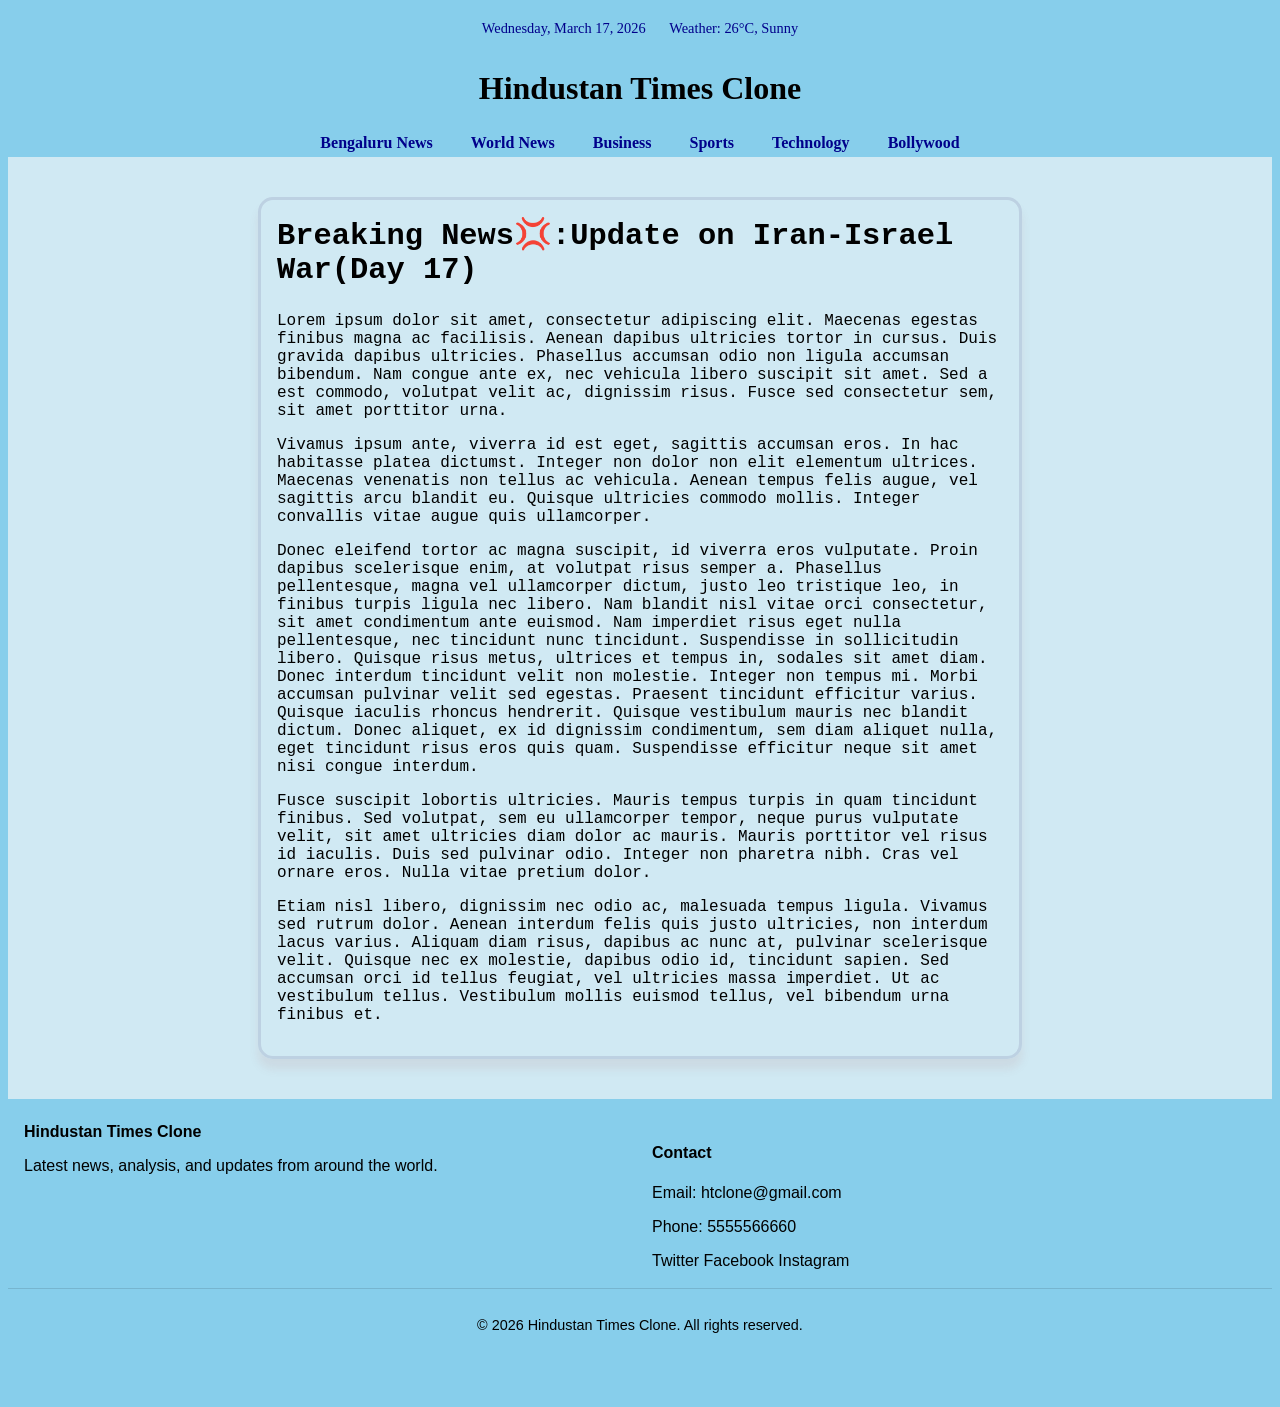
<file: Task-1/index.html>
<!DOCTYPE html>
<html lang="en">

<head>
    <meta charset="UTF-8">
    <meta name="viewport" content="width=device-width, initial-scale=1.0">
    <link rel="stylesheet" href="style.css">
    <title>Hindustan Times Clone</title>
</head>

<body>
    <header>
        <div class="top-bar container">
            <div class="date-time">Wednesday, March 17, 2026</div>
            <div class="weather">Weather: 26°C, Sunny</div>
        </div>

        <div class="container">
            <h1 class="mainheading">Hindustan Times Clone</h1>

            <nav class="main-nav">
                <ul>
                    <li><a href="#">Bengaluru News</a></li>
                    <li><a href="https://www.hindustantimes.com/world-news">World News</a></li>
                    <li><a href="https://www.hindustantimes.com/business">Business</a></li>
                    <li><a href="https://www.hindustantimes.com/cricket">Sports</a></li>
                    <li><a href="https://www.hindustantimes.com/technology">Technology</a></li>
                    <li><a href="https://www.hindustantimes.com/entertainment">Bollywood</a></li>
                </ul>
            </nav>
        </div>
    </header>

    <main>
        <div class="container">
            <article class="news-article">
                <div class="article-box">
                    <h1 class="blinking">Breaking News💢:Update on Iran-Israel War(Day 17)</h1>
                    <p>Lorem ipsum dolor sit amet, consectetur adipiscing elit. Maecenas egestas finibus magna ac
                        facilisis.
                        Aenean dapibus ultricies tortor in cursus. Duis gravida dapibus ultricies. Phasellus accumsan
                        odio
                        non ligula accumsan bibendum. Nam congue ante ex, nec vehicula libero suscipit sit amet. Sed a
                        est
                        commodo, volutpat velit ac, dignissim risus. Fusce sed consectetur sem, sit amet porttitor urna.
                    </p>
                    <p>
                        Vivamus ipsum ante, viverra id est eget, sagittis accumsan eros. In hac habitasse platea
                        dictumst.
                        Integer non dolor non elit elementum ultrices. Maecenas venenatis non tellus ac vehicula. Aenean
                        tempus felis augue, vel sagittis arcu blandit eu. Quisque ultricies commodo mollis. Integer
                        convallis vitae augue quis ullamcorper.
                    </p>
                    <p>
                        Donec eleifend tortor ac magna suscipit, id viverra eros vulputate. Proin dapibus scelerisque
                        enim,
                        at volutpat risus semper a. Phasellus pellentesque, magna vel ullamcorper dictum, justo leo
                        tristique leo, in finibus turpis ligula nec libero. Nam blandit nisl vitae orci consectetur, sit
                        amet condimentum ante euismod. Nam imperdiet risus eget nulla pellentesque, nec tincidunt nunc
                        tincidunt. Suspendisse in sollicitudin libero. Quisque risus metus, ultrices et tempus in,
                        sodales
                        sit amet diam. Donec interdum tincidunt velit non molestie. Integer non tempus mi. Morbi
                        accumsan
                        pulvinar velit sed egestas. Praesent tincidunt efficitur varius. Quisque iaculis rhoncus
                        hendrerit.
                        Quisque vestibulum mauris nec blandit dictum. Donec aliquet, ex id dignissim condimentum, sem
                        diam
                        aliquet nulla, eget tincidunt risus eros quis quam. Suspendisse efficitur neque sit amet nisi
                        congue
                        interdum.
                    </p>
                    <p>
                        Fusce suscipit lobortis ultricies. Mauris tempus turpis in quam tincidunt finibus. Sed volutpat,
                        sem
                        eu ullamcorper tempor, neque purus vulputate velit, sit amet ultricies diam dolor ac mauris.
                        Mauris
                        porttitor vel risus id iaculis. Duis sed pulvinar odio. Integer non pharetra nibh. Cras vel
                        ornare
                        eros. Nulla vitae pretium dolor.
                    </p>
                    <p>
                        Etiam nisl libero, dignissim nec odio ac, malesuada tempus ligula. Vivamus sed rutrum dolor.
                        Aenean
                        interdum felis quis justo ultricies, non interdum lacus varius. Aliquam diam risus, dapibus ac
                        nunc
                        at, pulvinar scelerisque velit. Quisque nec ex molestie, dapibus odio id, tincidunt sapien. Sed
                        accumsan orci id tellus feugiat, vel ultricies massa imperdiet. Ut ac vestibulum tellus.
                        Vestibulum
                        mollis euismod tellus, vel bibendum urna finibus et.</p>

                </div>
            </article>
        </div>
    </main>

    <!-- Footer -->
    <footer>
        <div class="footer-inner">
            <div class="footer-brand">
                <strong>Hindustan Times Clone</strong>
                <p>Latest news, analysis, and updates from around the world.</p>
            </div>

            <div class="footer-contact">
                <h4>Contact</h4>
                <p>Email: <a href="mailto:htclone@gmail.com">htclone@gmail.com</a></p>
                <p>Phone: <a href="tel:5555566660">5555566660</a></p>
                <div class="social-media-links">
                    <a href="https://x.com/htTweets">Twitter</a>
                    <a href="https://www.facebook.com/hindustantimes">Facebook</a>
                    <a href="https://www.instagram.com/hindustantimes/">Instagram</a>
                </div>
            </div>
        </div>

        <div class="footer-bottom">
            <p>&copy; 2026 Hindustan Times Clone. All rights reserved.</p>
        </div>
    </footer>

</body>

</html>
</file>
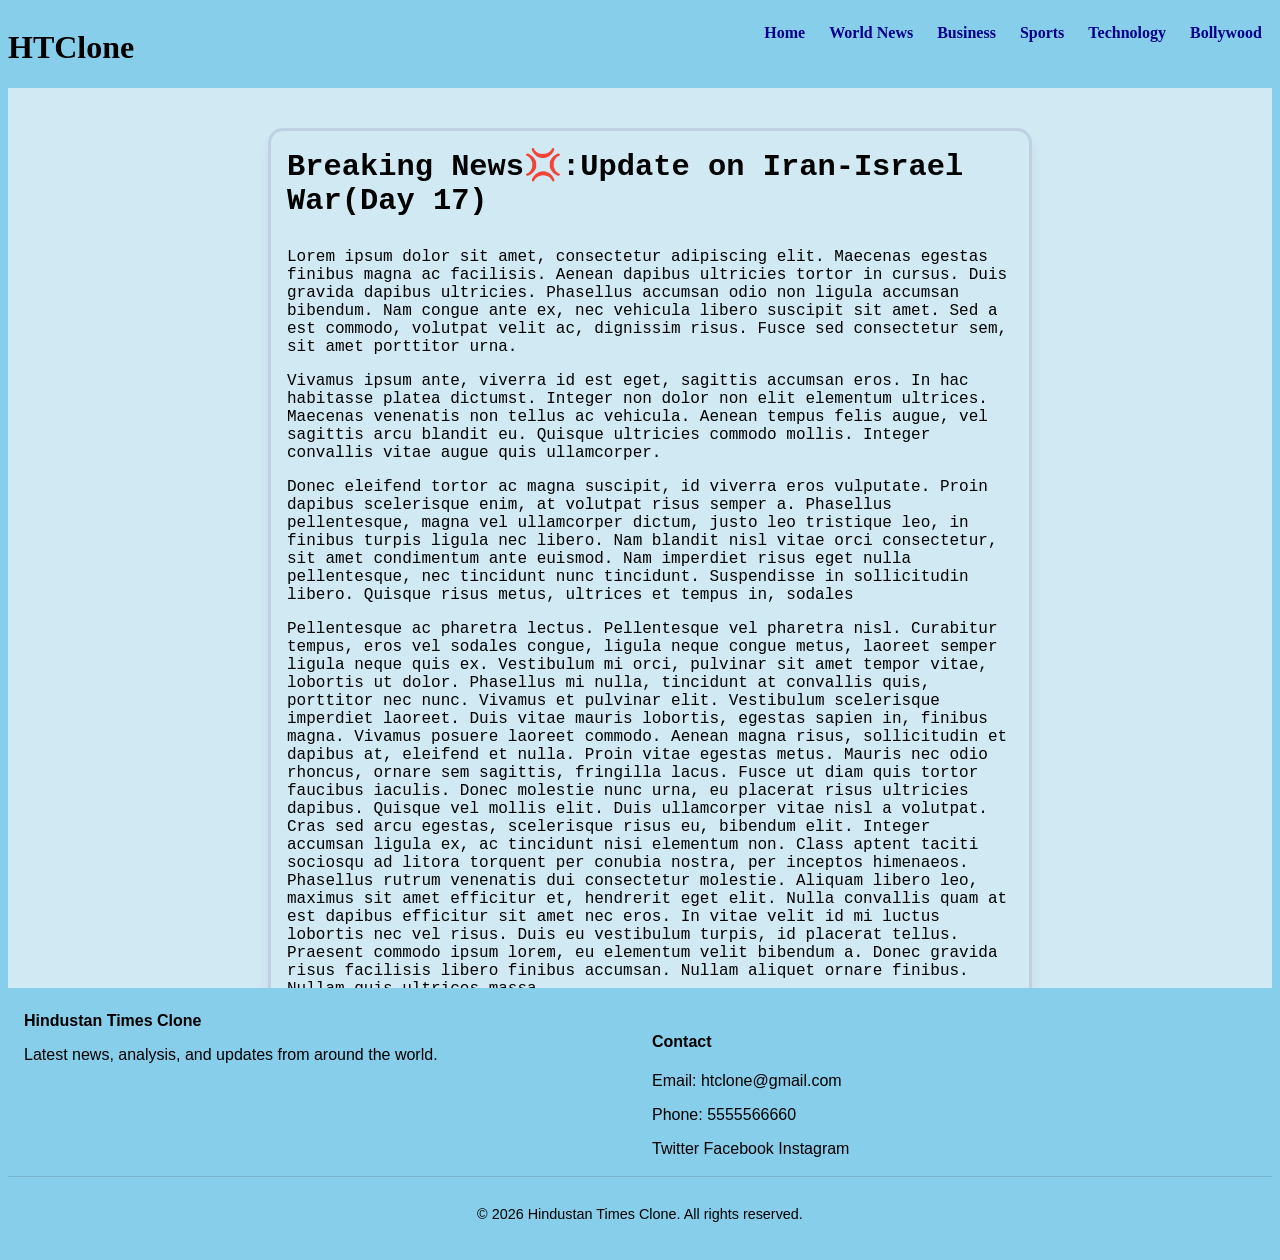
<file: Task-10/index.html>
<!DOCTYPE html>
<html lang="en">

<head>
    <meta charset="UTF-8">
    <meta name="viewport" content="width=device-width, initial-scale=1.0">
    <link rel="stylesheet" href="style.css">
    <title>Hindustan Times Clone</title>
</head>

<body>
    <header>
        <h1 class="mainheading">HTClone</h1>
        <nav class="main-nav">
            <ul>
                <li><a href="#">Home</a></li>
                <li><a href="#world">World News</a></li>
                <li><a href="#Business">Business</a></li>
                <li><a href="#Sports">Sports</a></li>
                <li><a href="#Technology">Technology</a></li>
                <li><a href="#Bollywood">Bollywood</a></li>
            </ul>
        </nav>
    </header>

    <main>
        <section id="home" class="page default-page">
            <!-- <div class="container"> -->
            <article class="news-article">
                <div class="article-box">
                    <h1 class="blinking">Breaking News💢:Update on Iran-Israel War(Day 17)</h1>
                    <p>Lorem ipsum dolor sit amet, consectetur adipiscing elit. Maecenas egestas finibus magna ac
                        facilisis.
                        Aenean dapibus ultricies tortor in cursus. Duis gravida dapibus ultricies. Phasellus
                        accumsan
                        odio
                        non ligula accumsan bibendum. Nam congue ante ex, nec vehicula libero suscipit sit amet. Sed
                        a
                        est
                        commodo, volutpat velit ac, dignissim risus. Fusce sed consectetur sem, sit amet porttitor
                        urna.
                    </p>
                    <p>
                        Vivamus ipsum ante, viverra id est eget, sagittis accumsan eros. In hac habitasse platea
                        dictumst.
                        Integer non dolor non elit elementum ultrices. Maecenas venenatis non tellus ac vehicula.
                        Aenean
                        tempus felis augue, vel sagittis arcu blandit eu. Quisque ultricies commodo mollis. Integer
                        convallis vitae augue quis ullamcorper.
                    </p>
                    <p>
                        Donec eleifend tortor ac magna suscipit, id viverra eros vulputate. Proin dapibus
                        scelerisque
                        enim,
                        at volutpat risus semper a. Phasellus pellentesque, magna vel ullamcorper dictum, justo leo
                        tristique leo, in finibus turpis ligula nec libero. Nam blandit nisl vitae orci consectetur,
                        sit
                        amet condimentum ante euismod. Nam imperdiet risus eget nulla pellentesque, nec tincidunt
                        nunc
                        tincidunt. Suspendisse in sollicitudin libero. Quisque risus metus, ultrices et tempus in,
                        sodales

                    </p>
                    <p>Pellentesque ac pharetra lectus. Pellentesque vel pharetra nisl. Curabitur tempus, eros vel
                        sodales congue, ligula neque congue metus, laoreet semper ligula neque quis ex. Vestibulum mi
                        orci, pulvinar sit amet tempor vitae, lobortis ut dolor. Phasellus mi nulla, tincidunt at
                        convallis quis, porttitor nec nunc. Vivamus et pulvinar elit. Vestibulum scelerisque imperdiet
                        laoreet. Duis vitae mauris lobortis, egestas sapien in, finibus magna. Vivamus posuere laoreet
                        commodo. Aenean magna risus, sollicitudin et dapibus at, eleifend et nulla. Proin vitae egestas
                        metus. Mauris nec odio rhoncus, ornare sem sagittis, fringilla lacus.

                        Fusce ut diam quis tortor faucibus iaculis. Donec molestie nunc urna, eu placerat risus
                        ultricies dapibus. Quisque vel mollis elit. Duis ullamcorper vitae nisl a volutpat. Cras sed
                        arcu egestas, scelerisque risus eu, bibendum elit. Integer accumsan ligula ex, ac tincidunt nisi
                        elementum non. Class aptent taciti sociosqu ad litora torquent per conubia nostra, per inceptos
                        himenaeos. Phasellus rutrum venenatis dui consectetur molestie. Aliquam libero leo, maximus sit
                        amet efficitur et, hendrerit eget elit. Nulla convallis quam at est dapibus efficitur sit amet
                        nec eros. In vitae velit id mi luctus lobortis nec vel risus. Duis eu vestibulum turpis, id
                        placerat tellus. Praesent commodo ipsum lorem, eu elementum velit bibendum a. Donec gravida
                        risus facilisis libero finibus accumsan. Nullam aliquet ornare finibus. Nullam quis ultrices
                        massa.</p>


                </div>
            </article>
            <!-- </div> -->
        </section>

        <section id="world" class="page">
            <div class="container">
                <article class="news-article">
                    <div class="article-box">
                        <h1>World News</h1>
                        <p>
                            Vivamus ipsum ante, viverra id est eget, sagittis accumsan eros. In hac habitasse platea
                            dictumst.
                            Integer non dolor non elit elementum ultrices. Maecenas venenatis non tellus ac vehicula.
                            Aenean
                            tempus felis augue, vel sagittis arcu blandit eu. Quisque ultricies commodo mollis. Integer
                            convallis vitae augue quis ullamcorper.
                        </p>
                        <p>Aliquam porttitor urna id nunc auctor malesuada. Suspendisse potenti. In id mi volutpat,
                            tincidunt libero nec, ultrices metus. Vivamus bibendum purus volutpat, condimentum nulla ut,
                            rutrum lacus. Mauris aliquam tincidunt nunc et sollicitudin. Pellentesque sit amet pharetra
                            eros, eu finibus velit. Vestibulum imperdiet, velit sit amet blandit imperdiet, ante risus
                            mattis erat, mattis feugiat ante felis quis felis. Nam pharetra ipsum pulvinar augue
                            malesuada convallis. Maecenas purus mi, porta vitae nunc eget, aliquam pellentesque elit. In
                            cursus quis dolor id dictum. Vestibulum varius, risus ut molestie ullamcorper, sapien ipsum
                            dictum mauris, vel convallis lectus nisl faucibus leo. Sed facilisis condimentum
                            consectetur. Nulla vel justo vitae libero malesuada luctus non hendrerit dolor.
                        <p>
                            Cras ornare ac velit sit amet bibendum. Suspendisse blandit eget metus non pharetra. Donec
                            non felis non elit pulvinar iaculis. Aliquam vitae rutrum ex. Donec ac viverra metus. Sed
                            pulvinar nisl et tellus scelerisque pretium. Morbi commodo condimentum semper.
                        </p>
                        <p>
                            Phasellus aliquam, tortor sit amet venenatis mattis, nibh urna rutrum est, id hendrerit urna
                            dolor nec dui. Etiam ut diam vel nulla vestibulum eleifend ac quis arcu. Fusce dictum luctus
                            lacus. Etiam quis dui in est ullamcorper accumsan. Suspendisse et aliquet lectus. Donec
                            lectus tellus, posuere vitae neque id, convallis pulvinar neque. Curabitur ut cursus tellus.
                        </p>
                        Duis a magna maximus, porta massa ac, ultricies sapien. Quisque feugiat congue pharetra. Sed
                        finibus vestibulum nisi vitae varius. Aenean eros diam, vulputate at scelerisque tincidunt,
                        imperdiet quis nisl. Aenean blandit dapibus metus, sit amet maximus nisl scelerisque euismod.
                        Donec et ipsum pellentesque, semper dui eget, vulputate mauris. Etiam condimentum placerat
                        lectus, et finibus sem vehicula eget. Fusce gravida justo tortor, vel blandit massa venenatis
                        nec. In sed ultrices orci, vitae imperdiet enim. Lorem ipsum dolor sit amet, consectetur
                        adipiscing elit. Vestibulum interdum, arcu vitae feugiat tincidunt, quam neque vestibulum nunc,
                        sed volutpat quam purus et ante. Donec id tincidunt augue.</p>
                    </div>
                </article>
            </div>
        </section>
        <section id="Business" class="page">
            <div class="container">
                <article class="news-article">
                    <div class="article-box">
                        <h1>Business</h1>
                        <p>
                            Donec eleifend tortor ac magna suscipit, id viverra eros vulputate. Proin dapibus
                            scelerisque
                            enim,
                            at volutpat risus semper a. Phasellus pellentesque, magna vel ullamcorper dictum, justo leo
                            tristique leo, in finibus turpis ligula nec libero. Nam blandit nisl vitae orci consectetur,
                            sit
                            amet condimentum ante euismod. Nam imperdiet risus eget nulla pellentesque, nec tincidunt
                            nunc
                            tincidunt. Suspendisse in sollicitudin libero. Quisque risus metus, ultrices et tempus in,
                            sodales
                            sit amet diam. Donec interdum tincidunt velit non molestie. Integer non tempus mi. Morbi
                            accumsan
                            pulvinar velit sed egestas. Praesent tincidunt efficitur varius. Quisque iaculis rhoncus
                            hendrerit.
                            Quisque vestibulum mauris nec blandit dictum. Donec aliquet, ex id dignissim condimentum,
                            sem
                            diam
                            aliquet nulla, eget tincidunt risus eros quis quam. Suspendisse efficitur neque sit amet
                            nisi
                            congue
                            interdum.
                        </p>
                        <p>Ut rutrum metus ac diam rhoncus, ac venenatis mauris posuere. Fusce id tellus sapien. Quisque
                            sagittis orci in placerat aliquam. Pellentesque posuere velit quam, et hendrerit leo
                            bibendum vel. Mauris imperdiet felis enim. Curabitur nec lorem condimentum, porttitor nisl
                            nec, lobortis risus. Donec egestas volutpat semper. Duis euismod in risus sit amet
                            hendrerit. Nullam gravida dolor nec pellentesque sollicitudin. Morbi tincidunt, dolor sed
                            sagittis suscipit, purus quam hendrerit risus, ut ullamcorper nisi sapien at sapien. Quisque
                            nulla arcu, mattis eu convallis pellentesque, suscipit vitae elit.</p>
                    </div>
                </article>
            </div>

        </section>

        <section id="Sports" class="page">
            <div class="container">
                <article class="news-article">
                    <div class="article-box">
                        <h1>Sports</h1>
                        <p>
                            Etiam nisl libero, dignissim nec odio ac, malesuada tempus ligula. Vivamus sed rutrum dolor.
                            Aenean
                            interdum felis quis justo ultricies, non interdum lacus varius. Aliquam diam risus, dapibus
                            ac
                            nunc
                            at, pulvinar scelerisque velit. Quisque nec ex molestie, dapibus odio id, tincidunt sapien.
                            Sed
                            accumsan orci id tellus feugiat, vel ultricies massa imperdiet. Ut ac vestibulum tellus.
                            Vestibulum
                            mollis euismod tellus, vel bibendum urna finibus et.</p>
                        <p>Donec vehicula urna libero, quis ullamcorper urna rhoncus non. Cras ullamcorper maximus diam
                            vitae commodo. Sed nec vestibulum purus. Morbi finibus vehicula hendrerit. Sed posuere nulla
                            ut euismod hendrerit. Sed nunc urna, laoreet sit amet enim vitae, aliquet tempus magna. Ut
                            eget faucibus erat, ac facilisis dui. Nunc porttitor enim elit, a commodo ligula euismod
                            eget. Nullam ultricies lacus at euismod sagittis. Fusce at magna vitae urna ornare congue
                            gravida at neque. Sed ut sapien auctor ipsum vehicula ultricies. Aliquam erat volutpat. Ut
                            nisi metus, mollis quis efficitur pulvinar, fringilla at mauris.

                            Nullam dapibus magna in turpis scelerisque ultrices. Nunc molestie sollicitudin sem, eu
                            auctor arcu blandit ut. Cras nisi mi, tempor et arcu in, vulputate congue tellus. Vivamus
                            fermentum sem in elit interdum, non lobortis ante ornare. Aliquam ultrices orci ut mauris
                            blandit tincidunt. Suspendisse ut nunc ut risus rutrum maximus. Cras sed sagittis nisi.
                            Nulla facilisi.</p>
                    </div>
                </article>
            </div>
        </section>
        <section id="Technology" class="page">
            <div class="container">
                <article class="news-article">
                    <div class="article-box">
                        <h1>Technology</h1>
                        <p>
                            Fusce suscipit lobortis ultricies. Mauris tempus turpis in quam tincidunt finibus. Sed
                            volutpat,
                            sem
                            eu ullamcorper tempor, neque purus vulputate velit, sit amet ultricies diam dolor ac mauris.
                            Mauris
                            porttitor vel risus id iaculis. Duis sed pulvinar odio. Integer non pharetra nibh. Cras vel
                            ornare
                            eros. Nulla vitae pretium dolor.
                        </p>
                        <p>Aliquam a iaculis arcu. Donec condimentum magna et dui posuere, at sodales urna malesuada.
                            Cras dolor orci, commodo laoreet risus eu, vehicula bibendum nunc. Morbi quis orci dapibus,
                            tincidunt leo vitae, aliquet tortor. Interdum et malesuada fames ac ante ipsum primis in
                            faucibus. In molestie molestie velit id aliquam. Sed iaculis, sapien vitae pellentesque
                            pharetra, urna augue auctor ex, a dapibus nunc sapien ac libero. Integer mattis ante non
                            nulla condimentum suscipit. Etiam at diam magna.</p>
                        <p>
                            Mauris congue venenatis ipsum eu blandit. Donec suscipit libero vel mauris feugiat, ut
                            ornare velit accumsan. Sed eget mauris risus. Sed sapien dolor, facilisis vel massa id,
                            eleifend volutpat mauris. Integer sed ultricies erat. Duis congue egestas nisl, a viverra
                            metus feugiat ullamcorper. Donec urna arcu, blandit eu elementum et, consequat vel libero.
                            Suspendisse in suscipit enim, quis mollis lacus. Aliquam tempus feugiat gravida. Sed pretium
                            erat id ante bibendum lacinia. Lorem ipsum dolor sit amet, consectetur adipiscing elit.
                            Nullam efficitur dui orci, sed blandit sapien dapibus id. Vivamus tristique nec ex quis
                            maximus.
                        </p>
                        <p>
                            Vivamus aliquam ullamcorper elit. Cras luctus vestibulum pharetra. Cras non dolor dapibus,
                            tincidunt nibh in, porta ex. In at ornare elit. Curabitur ornare diam nec lacus aliquam
                            hendrerit. Quisque elit ligula, venenatis vel egestas ac, sollicitudin ut odio. Curabitur id
                            elit quis metus varius semper in in purus.</p>
                    </div>
                </article>
            </div>

        </section>
        <section id="Bollywood" class="page">
            <div class="container">
                <article class="news-article">
                    <div class="article-box">
                        <h1>Bollywood</h1>
                        <p>
                            Donec eleifend tortor ac magna suscipit, id viverra eros vulputate. Proin dapibus
                            scelerisque
                            enim,
                            at volutpat risus semper a. Phasellus pellentesque, magna vel ullamcorper dictum, justo leo
                            tristique leo, in finibus turpis ligula nec libero. Nam blandit nisl vitae orci consectetur,
                            sit
                            amet condimentum ante euismod. Nam imperdiet risus eget nulla pellentesque, nec tincidunt
                            nunc
                            tincidunt. Suspendisse in sollicitudin libero. Quisque risus metus, ultrices et tempus in,
                            sodales
                            sit amet diam. Donec interdum tincidunt velit non molestie. Integer non tempus mi. Morbi
                            accumsan
                            pulvinar velit sed egestas. Praesent tincidunt efficitur varius. Quisque iaculis rhoncus
                            hendrerit.
                            Quisque vestibulum mauris nec blandit dictum. Donec aliquet, ex id dignissim condimentum,
                            sem
                            diam
                            aliquet nulla, eget tincidunt risus eros quis quam. Suspendisse efficitur neque sit amet
                            nisi
                            congue
                            interdum.
                        </p>
                    </div>
                </article>
            </div>
        </section>
    </main>

    <!-- Footer -->
    <footer>
        <div class="footer-inner">
            <div class="footer-brand">
                <strong>Hindustan Times Clone</strong>
                <p>Latest news, analysis, and updates from around the world.</p>
            </div>

            <div class="footer-contact">
                <h4>Contact</h4>
                <p>Email: <a href="mailto:htclone@gmail.com">htclone@gmail.com</a></p>
                <p>Phone: <a href="tel:5555566660">5555566660</a></p>
                <div class="social-media-links">
                    <a href="https://x.com/htTweets">Twitter</a>
                    <a href="https://www.facebook.com/hindustantimes">Facebook</a>
                    <a href="https://www.instagram.com/hindustantimes/">Instagram</a>
                </div>
            </div>
        </div>

        <div class="footer-bottom">
            <p>&copy; 2026 Hindustan Times Clone. All rights reserved.</p>
        </div>
    </footer>

</body>

</html>
</file>
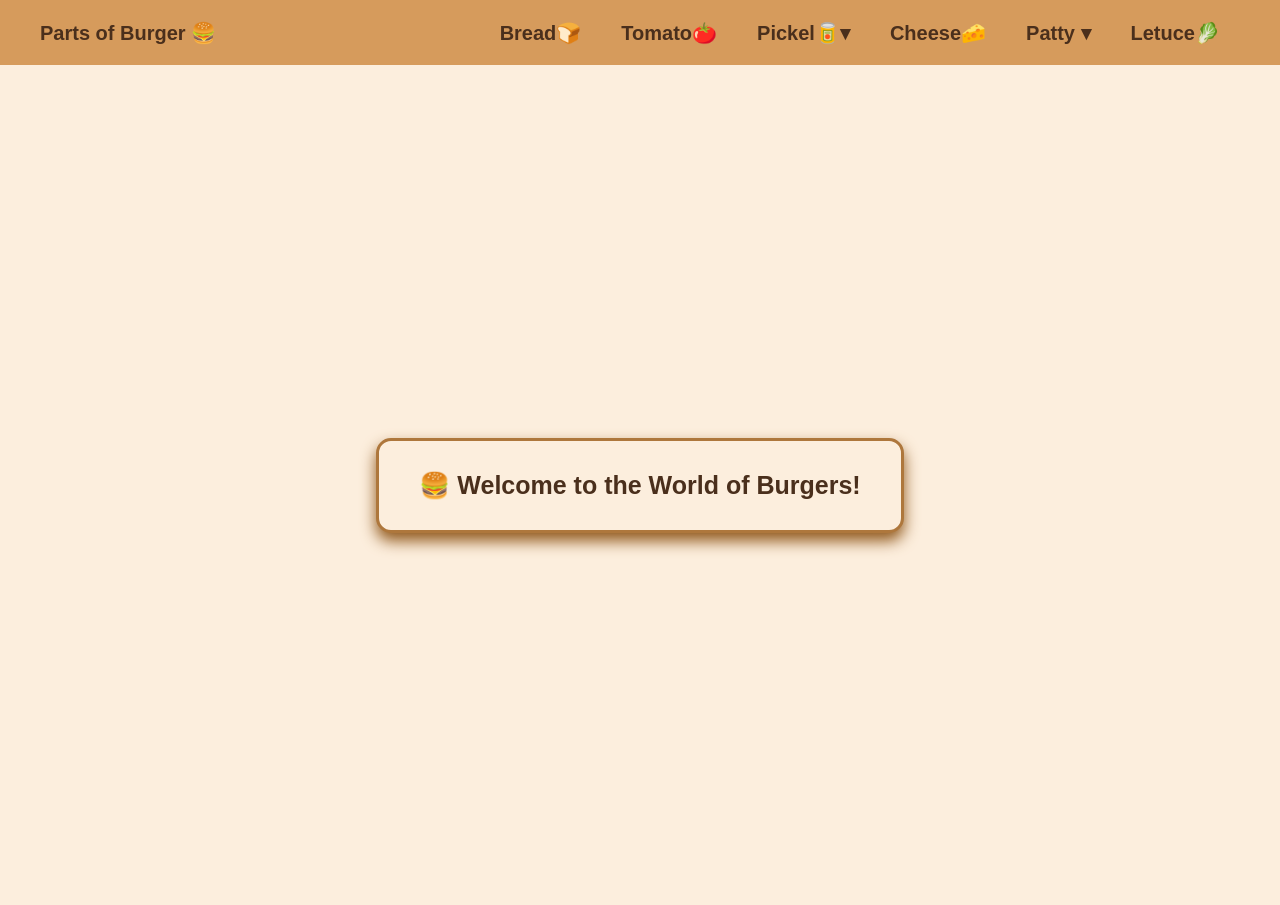
<file: Task-4/index.html>
<!DOCTYPE html>
<html lang="en">

<head>
    <meta charset="UTF-8">
    <meta name="viewport" content="width=device-width, initial-scale=1.0">
    <title>Burgers</title>
    <link rel="stylesheet" href="style.css">
</head>

<body>

    <nav class="navbar">
        <div class="logo">Parts of Burger &#127828; </div>

        <input type="checkbox" id="menu-toggle">
        <label for="menu-toggle" class="hamburger">&#9776;</label>

        <ul class="nav-links">
            <li><span>Bread&#127838;</span></li>
            <li><span>Tomato&#127813;</span></li>
            <li class="dropdown">
                <span class="drop-trigger">Pickel🥫&#9662;</span>
                <ul class="submenu">
                    <li><span>Onion&#129477;</span></li>
                    <li><span>Cucumber&#129362;</span></li>
                    <li><span>Olives🫒</span></li>
                </ul>
            </li>
            <li><span>Cheese&#129472;</span></li>
            <li class="dropdown">
                <span class="drop-trigger">Patty &#9662;</span>
                <ul class="submenu">
                    <li><span>Potato Patty&#129364;</span></li>
                    <li><span>Beef Patty&#x1F969;</span></li>
                    <li><span>Veg Patty&#129367;</span></li>
                </ul>
            </li>
            <li><span>Letuce&#129388;</span></li>

        </ul>
    </nav>

    <div class="welcome-container">
        <p>🍔 Welcome to the World of Burgers!</p>
    </div>

</body>

</html>
</file>
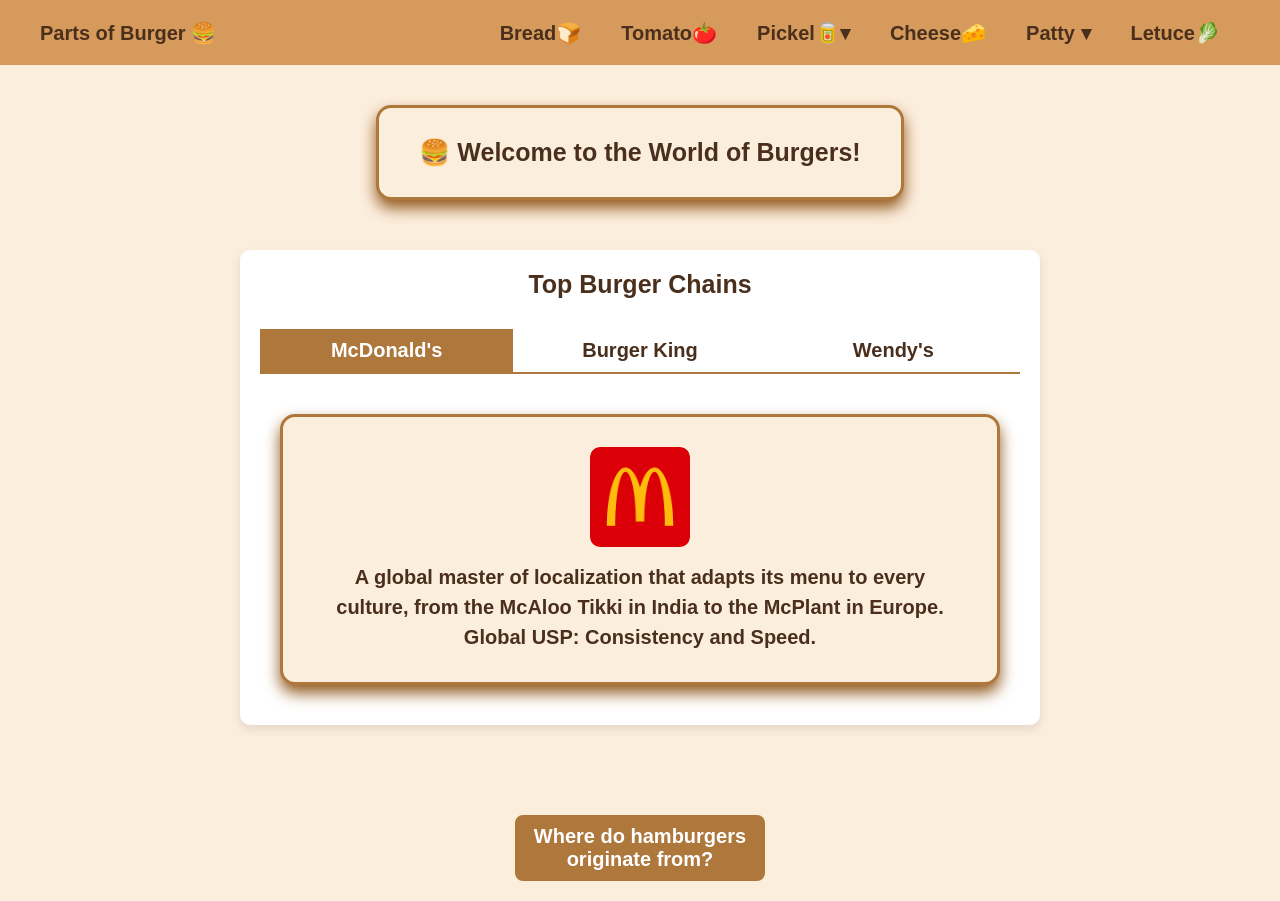
<file: Task-5-6/index.html>
<!DOCTYPE html>
<html lang="en">

<head>
    <meta charset="UTF-8">
    <meta name="viewport" content="width=device-width, initial-scale=1.0">
    <title>Burgers</title>
    <link rel="stylesheet" href="style.css">
</head>

<body>

    <nav class="navbar">
        <div class="logo">Parts of Burger &#127828; </div>

        <input type="checkbox" id="menu-toggle">
        <label for="menu-toggle" class="hamburger">&#9776;</label>

        <ul class="nav-links">
            <li><span>Bread&#127838;</span></li>
            <li><span>Tomato&#127813;</span></li>
            <li class="dropdown">
                <span class="drop-trigger">Pickel🥫&#9662;</span>
                <ul class="submenu">
                    <li><span>Onion&#129477;</span></li>
                    <li><span>Cucumber&#129362;</span></li>
                    <li><span>Olives🫒</span></li>
                </ul>
            </li>
            <li><span>Cheese&#129472;</span></li>
            <li class="dropdown">
                <span class="drop-trigger">Patty &#9662;</span>
                <ul class="submenu">
                    <li><span>Potato Patty&#129364;</span></li>
                    <li><span>Beef Patty&#x1F969;</span></li>
                    <li><span>Veg Patty&#129367;</span></li>
                </ul>
            </li>
            <li><span>Letuce&#129388;</span></li>

        </ul>
    </nav>

    <div class="welcome-container">
        <p id="heading">🍔 Welcome to the World of Burgers!</p>
        <div class="tabs-container">

            <h2>Top Burger Chains</h2>

            <input type="radio" name="burger-tabs" id="tab1" checked>
            <input type="radio" name="burger-tabs" id="tab2">
            <input type="radio" name="burger-tabs" id="tab3">

            <div class="tab-labels">
                <label for="tab1">McDonald's</label>
                <label for="tab2">Burger King</label>
                <label for="tab3">Wendy's</label>
            </div>

            <div class="tab-content-wrapper">
                <div id="content1" class="tab-pane">
                    <p><img src="./img/McD.png" alt="McDonald's Logo">
                        A global master of localization that adapts its menu to every culture, from the McAloo Tikki in
                        India to the McPlant in Europe.<br>
                        <bold>Global USP: Consistency and Speed.</bold>
                    </p>
                </div>
                <div id="content2" class="tab-pane">

                    <p>
                        <img src="./img/BKing.png" alt="Burger King Logo">
                        Known for offering more substantial, adult-sized burgers and leading the charge in plant-based
                        meat with the Impossible Whopper. <br>
                        <bold>Global USP: Flame-Grilled Flavor.</bold>
                    </p>
                </div>
                <div id="content3" class="tab-pane">

                    <p>
                        <img src="./img/Wendys.png" alt="Wendy's Logo">
                        A premium fast-food player that avoids mass-produced vibes by focusing on higher-quality
                        ingredients, like their famous square patties and fresh-baked buns. <br>
                        <bold>Global USP: Fresh, Never
                            Frozen Square Patties.</bold>
                    </p>
                </div>
            </div>
        </div>
    </div>



    <label for="modal-toggle" class="open-modal-btn">Where do hamburgers originate from?</label>
    <input type="checkbox" id="modal-toggle" class="modal-checkbox">

    <div class="modal-overlay">
        <div class="modal-content">
            <label for="modal-toggle" class="close-modal-btn">&times;</label>

            <p>It seems that the US 🗽 have called dibs on this title but historians believe that actually burgers first
                came about in ancient Rome.🏛️</p>
        </div>
    </div>

</body>

</html>
</file>
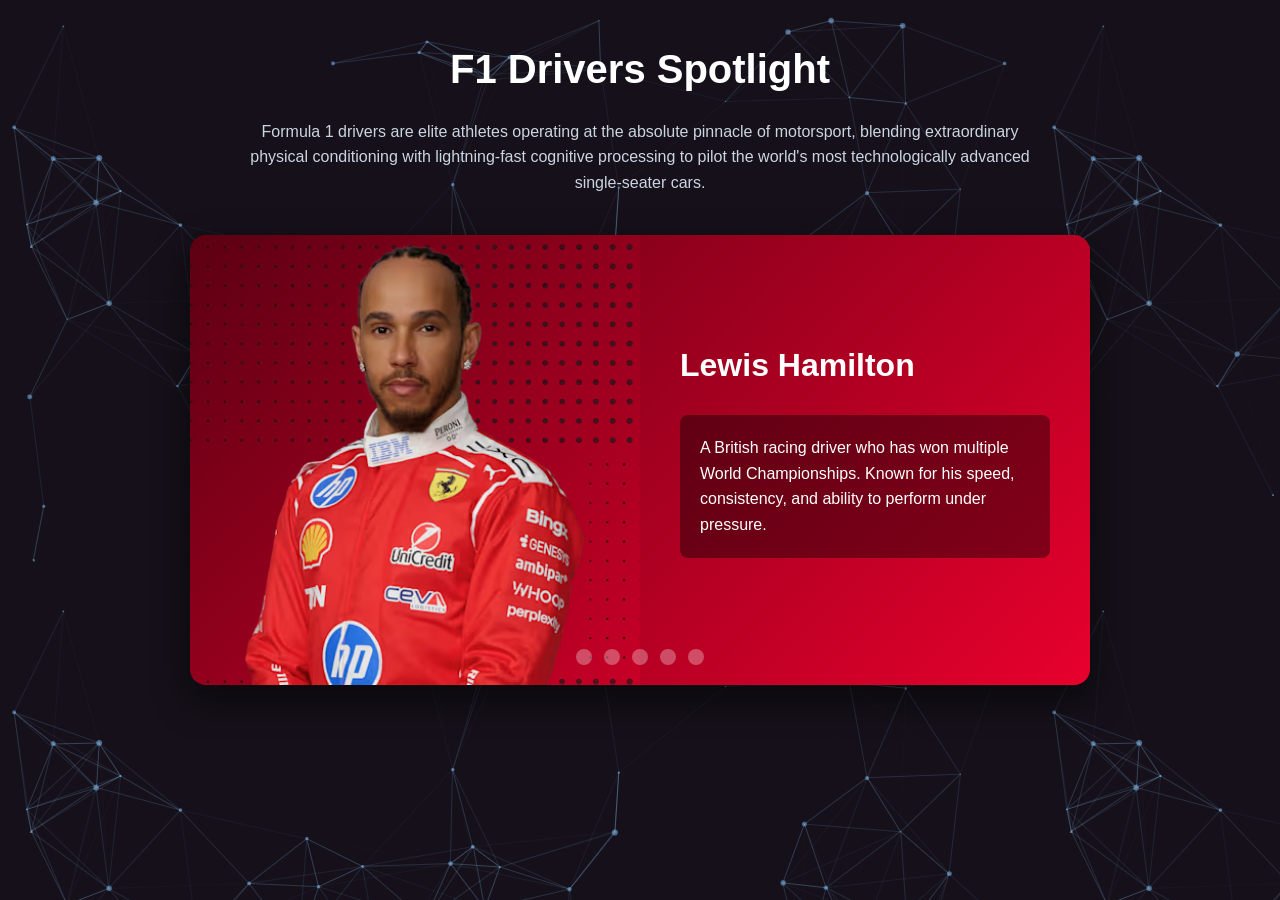
<file: Task-7/index.html>
<!DOCTYPE html>
<html lang="en">

<head>
    <meta charset="UTF-8">
    <meta name="viewport" content="width=device-width, initial-scale=1.0">
    <link href="style.css" rel="stylesheet" />
    <title>F1 Drivers Carousel</title>
</head>

<body>
    <h1>F1 Drivers Spotlight</h1>
    <p class="intro-text">
        Formula 1 drivers are elite athletes operating at the absolute pinnacle of motorsport, blending extraordinary
        physical conditioning with lightning-fast cognitive processing to pilot the world's most technologically
        advanced single-seater cars.
    </p>

    <div class="carousel-container">

        <input type="radio" name="slider" id="slide1">
        <input type="radio" name="slider" id="slide2">
        <input type="radio" name="slider" id="slide3">
        <input type="radio" name="slider" id="slide4">
        <input type="radio" name="slider" id="slide5">

        <div class="carousel-wrapper">
            <div class="carousel-inner">

                <div class="slide">
                    <div class="card component-Ferrari">
                        <img src="./img/2026ferrarilewham01right.avif" alt="Lewis Hamilton" />
                        <div class="card-content">
                            <h2>Lewis Hamilton</h2>
                            <p>A British racing driver who has won multiple World Championships. Known for his speed,
                                consistency, and ability to perform under pressure.</p>
                        </div>
                    </div>
                </div>

                <div class="slide">
                    <div class="card component-Mercedes">
                        <img src="./img/2026mercedesgeorus01right.avif" alt="George Russell" />
                        <div class="card-content">
                            <h2>George Russell</h2>
                            <p>George Russell is a British racing driver who has shown great potential in his F1 career.
                                He is known for
                                his speed and ability to adapt to different racing conditions.</p>
                        </div>
                    </div>
                </div>

                <div class="slide">
                    <div class="card component-McLaren">
                        <img src="./img/2026mclarenlannor01right.avif" alt="Lando Norris" />
                        <div class="card-content">
                            <h2>Lando Norris</h2>
                            <p>A British racing driver known for his speed, racecraft, and engaging personality both on
                                and off the track.</p>
                        </div>
                    </div>
                </div>

                <div class="slide">
                    <div class="card component-RedBull">
                        <img src="./img/2026redbullracingmaxver01right.avif" alt="Max Verstappen" />
                        <div class="card-content">
                            <h2>Max Verstappen</h2>
                            <p>A Dutch racing driver known for his aggressive driving style and sheer dominance,
                                securing multiple consecutive world titles.</p>
                        </div>
                    </div>
                </div>

                <div class="slide">
                    <div class="card component-Williams">
                        <img src="./img/2026williamscarsai01right.avif" alt="Carlos Sainz" />
                        <div class="card-content">
                            <h2>Carlos Sainz</h2>
                            <p>A Spanish racing driver who has made a name for himself in the F1 world, known for his
                                consistency and ability to extract maximum performance.</p>
                        </div>
                    </div>
                </div>

            </div>
        </div>

        <div class="carousel-controls">
            <label for="slide1" class="dot"></label>
            <label for="slide2" class="dot"></label>
            <label for="slide3" class="dot"></label>
            <label for="slide4" class="dot"></label>
            <label for="slide5" class="dot"></label>
        </div>
    </div>
</body>

</html>
</file>
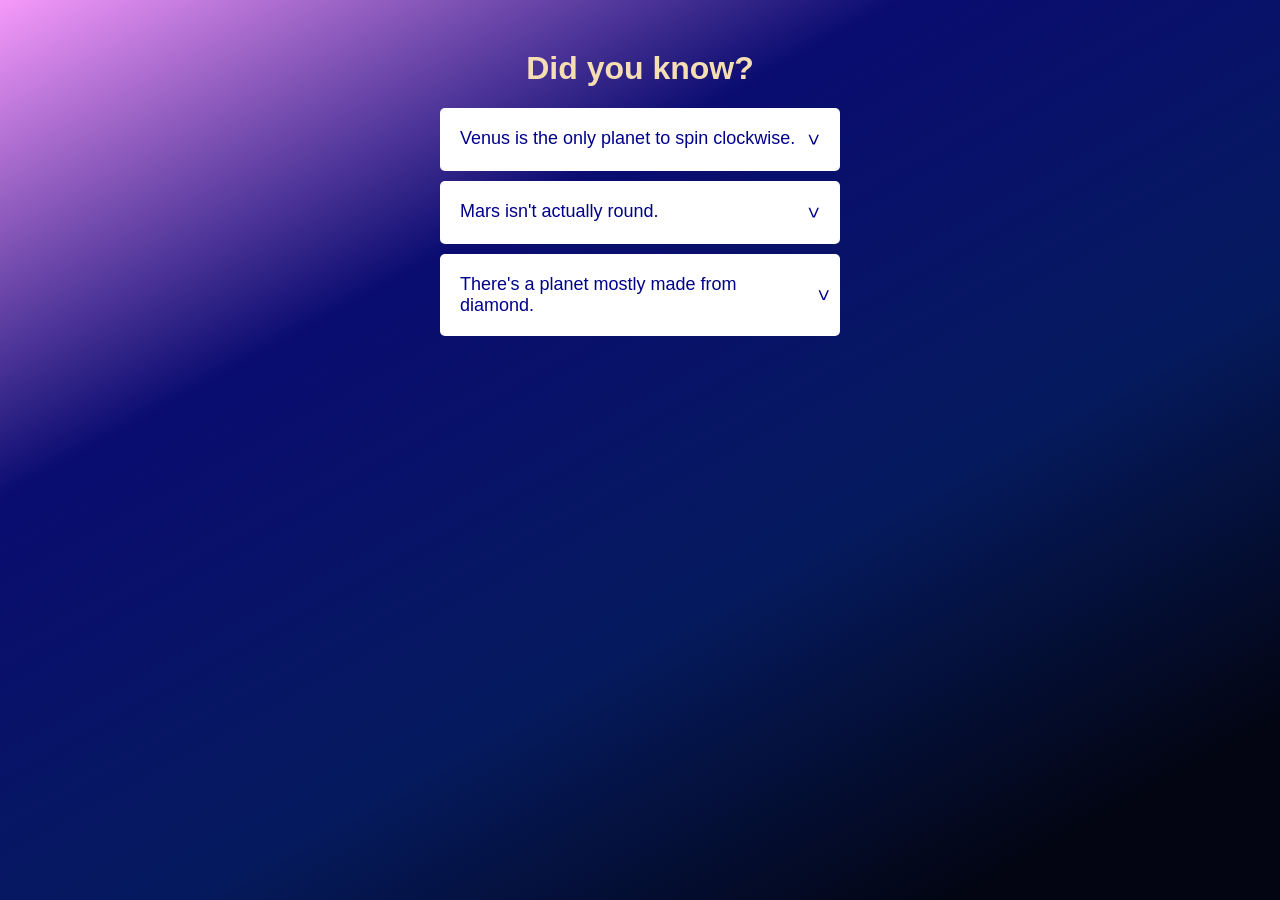
<file: Task-8/index.html>
<!DOCTYPE html>
<html lang="en">

<head>
    <meta charset="UTF-8">
    <meta name="viewport" content="width=device-width, initial-scale=1.0">
    <link href="style.css" rel="stylesheet">
    <title>DidYouKnow</title>
</head>

<body>
    <ul id="accordion">
        <h1>Did you know?</h1>
        <li>
            <label for="first">Venus is the only planet to spin clockwise.<span>&#x3e;</span></label>
            <input type="checkbox" name="accordion" id="first">
            <div class="content">
                <p>It travels around the sun once every 225 Earth days, but it rotates clockwise once every 243 days.
                </p>
            </div>
        </li>
        <li>
            <label for="second">Mars isn't actually round.<span>&#x3e;</span></label>
            <input type="checkbox" name="accordion" id="second">
            <div class="content">
                <p>Unlike any other rocky planet in the Solar System, Mars is actually shaped like a rugby ball, but
                    with different sizes along all three axes.</p>
            </div>
        </li>
        <li>
            <label for="third">There's a planet mostly made from diamond.<span>&#x3e;</span></label>
            <input type="checkbox" name="accordion" id="third">
            <div class="content">
                <p>Called <bold>55 Cancri e</bold>, it's around twice the size of Earth and some 40 light-years away
                    from us within the Cancer constellation.</p>
            </div>
        </li>
    </ul>
</body>

</html>
</file>
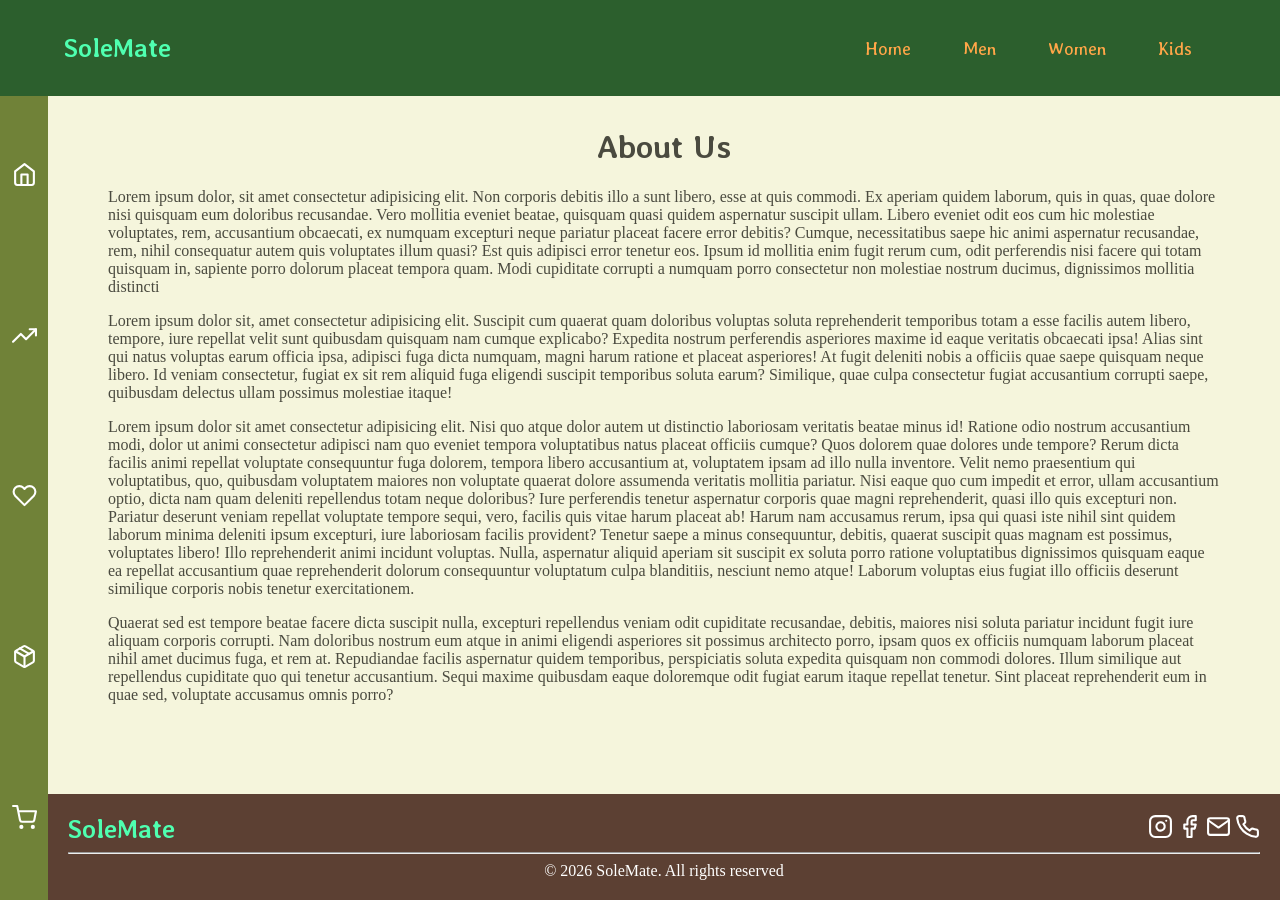
<file: Task-9/index.html>
<!DOCTYPE html>
<html lang="en">

<head>
    <meta charset="UTF-8">
    <meta name="viewport" content="width=device-width, initial-scale=1.0">
    <link rel="stylesheet" href="./style.css">
    <title>SoleMate</title>
</head>

<body>

    <header id="header">
        <div class="logo">SoleMate</div>
        <nav>
            <ul class="nav__links">
                <li><a href="#">Home</a></li>
                <li><a href="#men">Men</a></li>
                <li><a href="#women">Women</a></li>
                <li><a href="#kids">Kids</a></li>
            </ul>
        </nav>
    </header>

    <aside>
        <a><img src="./assets/home.svg" alt="home" class="icon"></a>
        <a><img src="./assets/trending-up.svg" alt="trendy" class="icon"> </a>
        <a><img src="./assets/heart.svg" alt="heart" class="icon"> </a>
        <a><img src="./assets/package.svg" alt="package" class="icon"> </a>
        <a><img src="./assets/shopping-cart.svg" alt="cart" class="icon"> </a>


    </aside>


    <main>
        <h1>About Us</h1>
        <p>Lorem ipsum dolor, sit amet consectetur adipisicing elit. Non corporis debitis illo a sunt libero, esse at
            quis commodi. Ex aperiam quidem laborum, quis in quas, quae dolore nisi quisquam eum doloribus recusandae.
            Vero mollitia eveniet beatae, quisquam quasi quidem aspernatur suscipit ullam. Libero eveniet odit eos cum
            hic molestiae voluptates, rem, accusantium obcaecati, ex numquam excepturi neque pariatur placeat facere
            error debitis? Cumque, necessitatibus saepe hic animi aspernatur recusandae, rem, nihil consequatur autem
            quis voluptates illum quasi? Est quis adipisci error tenetur eos. Ipsum id mollitia enim fugit rerum cum,
            odit perferendis nisi facere qui totam quisquam in, sapiente porro dolorum placeat tempora quam. Modi
            cupiditate corrupti a numquam porro consectetur non molestiae nostrum ducimus, dignissimos mollitia
            distincti</p>
        <p>Lorem ipsum dolor sit, amet consectetur adipisicing elit. Suscipit cum quaerat quam doloribus voluptas soluta
            reprehenderit temporibus totam a esse facilis autem libero, tempore, iure repellat velit sunt quibusdam
            quisquam nam cumque explicabo? Expedita nostrum perferendis asperiores maxime id eaque veritatis obcaecati
            ipsa! Alias sint qui natus voluptas earum officia ipsa, adipisci fuga dicta numquam, magni harum ratione et
            placeat asperiores! At fugit deleniti nobis a officiis quae saepe quisquam neque libero. Id veniam
            consectetur, fugiat ex sit rem aliquid fuga eligendi suscipit temporibus soluta earum? Similique, quae culpa
            consectetur fugiat accusantium corrupti saepe, quibusdam delectus ullam possimus molestiae itaque!</p>
        <p>Lorem ipsum dolor sit amet consectetur adipisicing elit. Nisi quo atque dolor autem ut distinctio laboriosam
            veritatis beatae minus id! Ratione odio nostrum accusantium modi, dolor ut animi consectetur adipisci nam
            quo eveniet tempora voluptatibus natus placeat officiis cumque? Quos dolorem quae dolores unde tempore?
            Rerum dicta facilis animi repellat voluptate consequuntur fuga dolorem, tempora libero accusantium at,
            voluptatem ipsam ad illo nulla inventore. Velit nemo praesentium qui voluptatibus, quo, quibusdam voluptatem
            maiores non voluptate quaerat dolore assumenda veritatis mollitia pariatur. Nisi eaque quo cum impedit et
            error, ullam accusantium optio, dicta nam quam deleniti repellendus totam neque doloribus? Iure perferendis
            tenetur aspernatur corporis quae magni reprehenderit, quasi illo quis excepturi non. Pariatur deserunt
            veniam repellat voluptate tempore sequi, vero, facilis quis vitae harum placeat ab! Harum nam accusamus
            rerum, ipsa qui quasi iste nihil sint quidem laborum minima deleniti ipsum excepturi, iure laboriosam
            facilis provident? Tenetur saepe a minus consequuntur, debitis, quaerat suscipit quas magnam est possimus,
            voluptates libero! Illo reprehenderit animi incidunt voluptas. Nulla, aspernatur aliquid aperiam sit
            suscipit ex soluta porro ratione voluptatibus dignissimos quisquam eaque ea repellat accusantium quae
            reprehenderit dolorum consequuntur voluptatum culpa blanditiis, nesciunt nemo atque! Laborum voluptas eius
            fugiat illo officiis deserunt similique corporis nobis tenetur exercitationem.</p>
        <p> Quaerat sed est tempore beatae facere dicta suscipit nulla, excepturi repellendus veniam odit cupiditate
            recusandae, debitis, maiores nisi soluta pariatur incidunt fugit iure aliquam corporis corrupti. Nam
            doloribus nostrum eum atque in animi eligendi asperiores sit possimus architecto porro, ipsam quos ex
            officiis numquam laborum placeat nihil amet ducimus fuga, et rem at. Repudiandae facilis aspernatur quidem
            temporibus, perspiciatis soluta expedita quisquam non commodi dolores. Illum similique aut repellendus
            cupiditate quo qui tenetur accusantium. Sequi maxime quibusdam eaque doloremque odit fugiat earum itaque
            repellat tenetur. Sint placeat reprehenderit eum in quae sed, voluptate accusamus omnis porro?</p>
    </main>

    <footer>
        <div class="footer-top">
            <div class="logo">SoleMate</div>
            <div class="footer_links">
                <a><img src="./assets/instagram.svg" alt="instagram" class="icon contact"></a>
                <a><img src="./assets/facebook.svg" alt="facebook" class="icon contact"> </a>
                <a><img src="./assets/mail.svg" alt="mail" class="icon contact"> </a>
                <a><img src="./assets/phone.svg" alt="phone" class="icon contact"> </a>
            </div>
        </div>
        <hr>
        <div class="footer-bottom">&copy; 2026 SoleMate. All rights reserved</div>
    </footer>


</body>

</html>
</file>
<file: Task-1/style.css>
* {
  box-sizing: border-box;
}

body {
  background-color: skyblue;
}

.container {
  max-width: 960px;
  margin: 0 auto;
  padding: 0 16px;
}

header {
  font-family: 'Papyrus', fantasy;
  text-align: center;
}


.top-bar {
  padding: 12px 0;
  font-size: 0.9rem;
  color: darkblue;
  text-align: center;
}

.top-bar > div {
  display: inline-block;
  margin: 0 10px;
}


.main-nav ul {
  list-style: none;
  margin: 16px 0 0;
  padding: 0;
  text-align: center;
}

.main-nav li {
  display: inline-block;
  margin: 5px 7px;
}

.main-nav a {
  text-decoration: none;
  color: darkblue;
  font-weight: 600;
  padding: 6px 10px;
  border-radius: 6px;
}

.main-nav a:hover {
  background: rgba(0, 91, 150, 0.12);
}


main {
  background-color: rgb(208, 233, 243);
  padding: 40px 0;
  font-family: 'Monaco', monospace;
}

.news-article {
  max-width: 780px;
  margin: 0 auto;
  padding: 0 8px;
}

.article-box {
  border: 3px solid rgb(189, 209, 226);
  padding: 16px;
  border-radius: 15px;
  box-shadow: 0 10px 10px rgba(163, 92, 92, 0.1);
}

.news-article h1 {
  font-family: 'Courier New', monospace;
  font-size: 1.9rem;
  margin-top: 0;
}

@keyframes blink {
  0%, 100% { opacity: 1; }
  50% { opacity: 0.2; }
}

.blinking {
  animation: blink 1s ease-in-out infinite;
}

.news-article p {
  margin: 1em 0;
}


footer {
  padding: 24px 0 16px;
  font-family: 'Papyrus', sans-serif;
}

.footer-inner {
  display: grid;
  grid-template-columns: repeat(auto-fit, minmax(240px, 1fr));
  gap: 24px;
  padding: 0 16px;
}

.footer-links ul {
  list-style: none;
  padding: 0;
  margin: 0;
}

.footer-links a,
.footer-contact a {
  color: inherit;
  text-decoration: none;
}

.footer-links a:hover,
.footer-contact a:hover {
  text-decoration: underline;
}

.footer-bottom {
  border-top: 1px solid rgba(0, 0, 0, 0.12);
  padding-top: 14px;
  margin-top: 18px;
  font-size: 0.9rem;
  text-align: center;
}

@media (max-width: 680px) {
  .top-bar > div {
    display: block;
    margin: 6px 0;
  }

  .main-nav li {
    display: block;
    margin: 6px 0;
  }
  .article-box {
    border-width: 5px;
    padding: 10px;
  }

  .footer-inner {
    grid-template-columns: 1fr;
    text-align: center;
  }
}
</file>
<file: Task-10/style.css>
* {
  box-sizing: border-box;
}
html {
  scroll-padding-top: 120px;
  scroll-behavior: smooth;
}
body {
  background-color: skyblue;
}

header {
  font-family: 'Papyrus', fantasy;
  text-align: center;
  display: flex;
  justify-content: space-between;
  position: sticky;
}

.main-nav ul {
  list-style: none;
  margin: 16px 0 0;
  padding: 0;
  text-align: center;
}

.main-nav li {
  display: inline-block;
}

.main-nav a {
  text-decoration: none;
  color: darkblue;
  font-weight: 600;
  padding: 6px 10px;
  border-radius: 6px;
}

.main-nav a:hover {
  background: rgba(0, 91, 150, 0.12);
}


main {
  background-color: rgb(208, 233, 243);
  padding: 40px 0;
  font-family: 'Monaco', monospace;
  position: relative;
  min-height: 100vh;
  overflow-y: scroll;
  overflow-x: hidden;
}

.page{
  position: absolute;
  top: 10;
  left: 0;
  width: 100%;
  opacity: 0;
  visibility: hidden;
  transform: translateX(10px);
  transition: opacity 0.7s, transform 0.5s;
  z-index: 1;

}
.page:target{
  opacity: 1;
  visibility: visible;
  z-index:10;
  transform: translateX(0);
}
.default-page {
    opacity: 1;
    visibility: visible;
}
main:has(.page:target) .default-page {
    opacity: 0;
    visibility: hidden;
    z-index: 1;
}
.news-article {
  max-width: 780px;
  margin: 0 auto;
  padding: 0 8px;

}

.article-box {
  border: 3px solid rgb(189, 209, 226);
  padding: 16px;
  border-radius: 15px;
  box-shadow: 0 10px 10px rgba(163, 92, 92, 0.1);
}

.news-article h1 {
  font-family: 'Courier New', monospace;
  font-size: 1.9rem;
  margin-top: 0;
}

@keyframes blink {
  0%, 100% { opacity: 1; }
  50% { opacity: 0.2; }
}

.blinking {
  animation: blink 1s ease-in-out infinite;
}

.news-article p {
  margin: 1em 0;
}


footer {
  padding: 24px 0 16px;
  font-family: 'Papyrus', sans-serif;
}

.footer-inner {
  display: grid;
  grid-template-columns: repeat(auto-fit, minmax(240px, 1fr));
  gap: 24px;
  padding: 0 16px;
}

.footer-links ul {
  list-style: none;
  padding: 0;
  margin: 0;
}

.footer-links a,
.footer-contact a {
  color: inherit;
  text-decoration: none;
}

.footer-links a:hover,
.footer-contact a:hover {
  text-decoration: underline;
}

.footer-bottom {
  border-top: 1px solid rgba(0, 0, 0, 0.12);
  padding-top: 14px;
  margin-top: 18px;
  font-size: 0.9rem;
  text-align: center;
}

@media (max-width: 680px) {
  .main-nav li {
    display: block;
    margin: 6px;
  }
  .article-box {
    border-width: 5px;
    padding: 10px;
  }

  .footer-inner {
    grid-template-columns: 1fr;
    text-align: center;
  }
}
</file>
<file: Task-4/style.css>
* {
    margin: 0;
    padding: 0;
    box-sizing: border-box;
    font-family: 'Segoe UI', Tahoma, Geneva, Verdana, sans-serif;
    font-weight: bold;
    font-size: 20px;
}
body {
    background-color: #fceedd;
    color: #4a2f1c;
}

.navbar {
    background-color: #d69b5c;
    color: #4a2f1c;
    display: flex;
    justify-content: space-between;
    align-items: center;
    padding: 0 2rem;
    height: 65px;
    position: relative;
}

.nav-links {
    display: flex;
    list-style: none;
}

.nav-links li {
    position: relative; 
}

.nav-links a,
.nav-links span {
    display: block;
    padding: 20px;
    color: #4a2f1c;
    text-decoration: none;
    transition: background 0.3s;
}

.nav-links a:hover,
.nav-links span:hover {
    background-color: #ae773c;
}

.submenu {
    position: absolute;
    top: 100%;
    left: 0;
    background-color: #ae773c;
    min-width: 180px;
    list-style: none;
    display: block;
    opacity: 0;
    visibility: hidden;
    transform: translateY(10px);
    transition: all 0.3s ease;
}
.dropdown:hover .submenu {
    opacity: 1;
    visibility: visible;
    transform: translateY(0);
}

.submenu li a {
    padding: 15px;
    border-bottom: 1px solid #2c3e50;
}


#menu-toggle {
    display: none;
}

.hamburger {
    display: none;
    font-size: 24px;
    cursor: pointer;
}
.welcome-container {
    height: calc(100vh - 60px);
    display: flex;
    justify-content: center;
    align-items: center;
}

.welcome-container p {
    background: #fceedd;
    padding: 30px 40px;
    border: 3px solid #ae773c;
    border-radius: 15px;
    box-shadow: 0 8px 15px #91591d;
    color: #4a2f1c;
    text-align: center;
    font-size: 25px;
}

@media (max-width: 999px) {
    .hamburger {
        display: block;
    }

    .nav-links {
        display: none; /* Hide by default on mobile */
        flex-direction: column;
        position: absolute;
        top: 60px;
        left: 0;
        width: 100%;
        background-color: #d69b5c;
    }

    /* Show links when checkbox is checked */
    #menu-toggle:checked ~ .nav-links {
        display: block;
    }

    .submenu {
        position: static; /* Stack vertically on mobile */
        opacity: 1;
        visibility: visible;
        transform: none;
        background-color: #ce9354;
        padding-left: 20px;
    }
}
</file>
<file: Task-5-6/style.css>
* {
    margin: 0;
    padding: 0;
    box-sizing: border-box;
    font-family: 'Segoe UI', Tahoma, Geneva, Verdana, sans-serif;
    font-weight: bold;
    font-size: 20px;
}
body {
    background-color: #fceedd;
    color: #4a2f1c;
}

.navbar {
    background-color: #d69b5c;
    color: #4a2f1c;
    display: flex;
    justify-content: space-between;
    align-items: center;
    padding: 0 2rem;
    height: 65px;
    position: relative;
}

.nav-links {
    display: flex;
    list-style: none;
}

.nav-links li {
    position: relative; 
}

.nav-links a,
.nav-links span {
    display: block;
    padding: 20px;
    color: #4a2f1c;
    text-decoration: none;
    transition: background 0.3s;
}

.nav-links a:hover,
.nav-links span:hover {
    background-color: #ae773c;
}

.submenu {
    position: absolute;
    top: 100%;
    left: 0;
    background-color: #d69b5c;
    min-width: 180px;
    list-style: none;
    display: block;
    opacity: 0;
    visibility: hidden;
    transform: translateY(10px);
    transition: all 0.3s ease;
}
.dropdown:hover .submenu {
    opacity: 1;
    visibility: visible;
    transform: translateY(0);
}

.submenu li a {
    padding: 15px;
    border-bottom: 1px solid #2c3e50;
}


#menu-toggle {
    display: none;
}

.hamburger {
    display: none;
    font-size: 24px;
    cursor: pointer;
}
.welcome-container {
    min-height: 70vh;
    display: flex;
    flex-direction: column;
    justify-content: center;
    align-items: center;
    padding: 20px;
}

.welcome-container p {
    background: #fceedd;
    padding: 30px 40px;
    border: 3px solid #ae773c;
    border-radius: 15px;
    box-shadow: 0 8px 15px #91591d;
    color: #4a2f1c;
    text-align: center;
    font-size: 20px;
    font-weight:600;
}
#heading {
    margin-top: 20px;
    font-size: 25px;
    font-weight: bold;
}

@media (max-width: 999px) {
    .hamburger {
        display: block;
    }

    .nav-links {
        display: none; 
        flex-direction: column;
        position: absolute;
        top: 60px;
        left: 0;
        width: 100%;
        background-color: #d69b5c;
    }

    
    #menu-toggle:checked ~ .nav-links {
        display: block;
    }

    .submenu {
        position: static; 
        opacity: 1;
        visibility: visible;
        transform: none;
        background-color: #ce9354;
        padding-left: 20px;
    }
}


.modal-checkbox {
    display: none;
}


.open-modal-btn {
    display: block;
    width: 250px;
    margin: 20px auto;
    padding: 10px;
    background-color: #ae773c;
    color: white;
    text-align: center;
    border-radius: 8px;
    cursor: pointer;
    transition: 0.3s;
}


.modal-overlay {
    position: fixed;
    top: 0;
    left: 0;
    width: 100%;
    height: 100%;
    background: rgba(0, 0, 0, 0.7);
    display: flex;
    justify-content: center;
    align-items: center;

    opacity: 0;
    visibility: hidden;
    transition: all 0.4s ease;
}


.modal-content {
    background: #fceedd;
    padding: 40px;
    border-radius: 15px;
    position: relative;
    width: 80%;
    max-width: 500px;
    transform: scale(0.7); 
    transition: all 0.4s ease;
}


.modal-checkbox:checked ~ .modal-overlay {
    opacity: 1;
    visibility: visible;
}

.modal-checkbox:checked ~ .modal-overlay .modal-content {
    transform: scale(1);
}


.close-modal-btn {
    position: absolute;
    top: 10px;
    right: 20px;
    font-size: 30px;
    cursor: pointer;
    color: #4a2f1c;
}

.tabs-container {
    max-width: 800px;
    margin: 50px auto;
    background: #fff;
    padding: 20px;
    border-radius: 10px;
    box-shadow: 0 4px 10px rgba(0,0,0,0.1);
}

.tabs-container h2 {
    text-align: center;
    margin-bottom: 30px;
    color: #4a2f1c;
    font-size: 25px;
}

input[type="radio"] {
    display: none;
}


.tab-labels {
    display: flex;
    border-bottom: 2px solid #ae773c;
    margin-bottom: 20px;
}

.tab-labels label {
    flex: 1;
    padding: 10px;
    text-align: center;
    cursor: pointer;
    transition: 0.3s;
}


#tab1:checked ~ .tab-labels label[for="tab1"],
#tab2:checked ~ .tab-labels label[for="tab2"],
#tab3:checked ~ .tab-labels label[for="tab3"] {
    background: #ae773c;
    color: white;
}

.tab-pane {
    display: none;
    padding: 20px;
    animation: fadeIn 0.5s ease;
}

#tab1:checked ~ .tab-content-wrapper #content1,
#tab2:checked ~ .tab-content-wrapper #content2,
#tab3:checked ~ .tab-content-wrapper #content3 {
    display: block;
}

@keyframes fadeIn {
    from { opacity: 0; transform: translateY(5px); }
    to { opacity: 1; transform: translateY(0); }
}


.tab-pane img {
    display: block;
    margin: 0 auto 15px auto; 
    max-width: 180px;
    height: 100px;
    border-radius: 10px;
}

.tab-pane p {
    text-align: center; 
    line-height: 1.5;
}
</file>
<file: Task-7/style.css>
/* General Styles */
body {
    font-family: 'Segoe UI', sans-serif;
    margin: 0;
    padding: 20px;
    background-color: #1a1a24; /* Fallback */
    background-image: url(img/coolbackgrounds-particles-compute.png);
    background-attachment: fixed;
    color: white;
}

h1 {
    text-align: center;
    font-size: 2.5rem;
}

.intro-text {
    text-align: center;
    max-width: 800px;
    margin: auto auto 40px auto;
    line-height: 1.6;
    color: #cbd5e1;
}

.carousel-container {
    position: relative;
    max-width: 900px;
    margin: 0 auto;
    border-radius: 16px;
    overflow: hidden;
    box-shadow: 0 15px 35px rgba(0, 0, 0, 0.5);
}

/* Hide Radio Buttons */
input[type="radio"] {
    display: none;
}

.carousel-wrapper {
    width: 100%;
    overflow: hidden;
}

.carousel-inner {
    display: flex;
    width: 500%; /* 100% * 5 slides */
    animation: autoSlide 15s infinite;
}

.carousel-container:hover .carousel-inner {
    animation-play-state: paused;
}


input[type="radio"]:checked ~ .carousel-wrapper .carousel-inner {
    animation: none;
    transition: transform 0.6s;
}


#slide1:checked ~ .carousel-wrapper .carousel-inner { transform: translateX(0%); }
#slide2:checked ~ .carousel-wrapper .carousel-inner { transform: translateX(-20%); }
#slide3:checked ~ .carousel-wrapper .carousel-inner { transform: translateX(-40%); }
#slide4:checked ~ .carousel-wrapper .carousel-inner { transform: translateX(-60%); }
#slide5:checked ~ .carousel-wrapper .carousel-inner { transform: translateX(-80%); }


@keyframes autoSlide {
    0%, 15%  { transform: translateX(0%); }
    20%, 35% { transform: translateX(-20%); }
    40%, 55% { transform: translateX(-40%); }
    60%, 75% { transform: translateX(-60%); }
    80%, 95% { transform: translateX(-80%); }
    100%     { transform: translateX(0%); }
}

.slide {
    width: 20%; 
} 

.card {
    display: flex;
    flex-direction: row;
    align-items: center;
    height: 450px;
}

.card img {
    width: 50%;
    height: 100%;
    object-fit: cover;
    object-position: top;
}

.card-content {
    width: 50%;
    padding: 40px;
    box-sizing: border-box;
    display: flex;
    flex-direction: column;
    justify-content: center;
}

.card h2 {
    font-size: 32px;
    margin-top: 0;
    margin-bottom: 15px;
}

.card p {
    font-size: 16px;
    line-height: 1.6;
    background: rgba(0, 0, 0, 0.4);
    padding: 20px;
    border-radius: 8px;
}

.component-Ferrari { 
    background: linear-gradient(135deg, rgb(92,0,18), rgb(232,0,45)); 
}
.component-Mercedes { 
    background: linear-gradient(150deg, rgb(132, 250, 176), rgb(143, 211, 244)); 
}
.component-Williams { 
    background: linear-gradient(150deg, rgb(8,33,69), rgb(24,104,219)); 
}
.component-McLaren { 
    background: linear-gradient(150deg, rgb(128,64,0), rgb(255,128,0)); 
}
.component-RedBull { 
    background: linear-gradient(135deg, rgb(20,41,72), rgb(54,113,198)); 
}


.card.component-Ferrari img { 
    background-image: 
        linear-gradient(135deg, rgba(92,0,18,0.3), rgba(232,0,45,0.3)), 
        url("./img/bg-for-drivers.webp"); 
}
.card.component-Mercedes img { 
    background-image: 
        linear-gradient(135deg, rgba(132, 250, 176, 0.7), rgba(143, 211, 244, 0.7)), 
        url("./img/bg-for-drivers.webp"); 
}
.card.component-Williams img { 
    background-image: 
        linear-gradient(150deg, rgba(8,33,69,0.3), rgba(24,104,219,0.3)), 
        url("./img/bg-for-drivers.webp"); 
}
.card.component-McLaren img { 
    background-image: 
        linear-gradient(150deg, rgba(128,64,0,0.3), rgba(255,128,0, 0.3)), 
        url("./img/bg-for-drivers.webp"); 
}
.card.component-RedBull img { 
    background-image: 
        linear-gradient(135deg, rgba(20,41,72, 0.3), rgba(54,113,198, 0.3)), 
        url("./img/bg-for-drivers.webp"); 
}


.carousel-controls {
    position: absolute;
    bottom: 20px;
    left: 0;
    width: 100%;
    display: flex;
    justify-content: center;
    gap: 12px;
}

.dot {
    width: 16px;
    height: 16px;
    background-color: rgba(255, 255, 255, 0.3);
    border-radius: 50%;
    cursor: pointer;
}

.dot:hover {
    background-color: rgba(255, 255, 255, 0.7);
}


#slide1:checked ~ .carousel-controls label[for="slide1"],
#slide2:checked ~ .carousel-controls label[for="slide2"],
#slide3:checked ~ .carousel-controls label[for="slide3"],
#slide4:checked ~ .carousel-controls label[for="slide4"],
#slide5:checked ~ .carousel-controls label[for="slide5"] {
    background-color: white;
    transform: scale(1.3);
}

@media (max-width: 768px) {
    .card {
        flex-direction: column;
        height: auto;
    }
    .card img, .card-content {
        width: 100%;
    }
    .card img {
        height: 300px;
    }
    .carousel-controls {
        bottom: 10px;
    }
}
</file>
<file: Task-8/style.css>
*{
    font-family: 'Poppins', sans-serif;
    box-sizing: border-box;
}
body{
background: linear-gradient(151deg, rgba(246, 154, 251, 1) 0%, rgba(10, 12, 112, 1) 31%, rgba(5, 26, 94, 1) 62%, rgba(3, 5, 18, 1) 89%);
background-attachment: fixed;
}
#accordion{
    margin: 50px auto;
    width: 400px;
    padding:0px;

}
#accordion h1{
    color:wheat;
    text-align: center;;
}

#accordion li{
    list-style: none;
    width:100%;
    margin-bottom:10px;
    background-color: white;
    padding: 10px;
    border-radius: 5px;
}

#accordion li label{
    padding: 10px;
    display: flex;
    justify-content: space-between;
    font-size: 18px;
    font-weight: 400;
    cursor: pointer;
    color:darkblue;

}

#accordion li label span{
    transform: rotate(90deg);
    font-size: 20px;
    color: darkblue;
}

#accordion label+input[type="checkbox"]{
    display:none;
}

#accordion .content{
    padding:0 10px;
    line-height: 26px;
    max-height: 0;
    overflow:hidden;
    transition:max-height 0.5s;
}

#accordion label+input[type="checkbox"]:checked ~ .content{
    max-height: 400px;
}
</file>
<file: Task-9/style.css>
@import url('https://fonts.googleapis.com/css2?family=Averia+Libre:ital,wght@0,300;0,400;0,700;1,300;1,400;1,700&display=swap');


body{

    box-sizing: border-box;
    margin: 0;
    padding: 0;
    background-color: #F5F5DC;

    min-height: 100vh;
    display: grid;
    grid-template-columns: 3rem 1fr;
    grid-template-rows: auto 1fr auto;
    grid-template-areas: 
        "header header"
        "sidebar main"
        "sidebar footer";
}



.logo{
        font-family: Averia Libre;
        font-size: 25px;
        font-weight: 700;
        color: #4FFFB0

}

header{

    grid-area: header;

    height: 5rem;
    display: flex;
    justify-content: space-between;
    align-items: center;

    padding: 8px 5%;
    background-color: #2C5F2D;
    position: sticky;
    top:0;
}

li a{
    text-decoration: none;
}

.nav__links{
    list-style: none;
}

.nav__links li{
    display: inline-block;
    padding: 0px 20px;

    font-family: Averia Libre;
    font-size:18px;
    
}
.nav__links li a{
    padding: 4px;
    border-radius: 10px;
    color: #ffa648;
}
.nav__links li a:hover{
    background-color: #708238;
}
aside{
    grid-area: sidebar;
    height: calc(100vh - 6rem);
    background-color: #708238;

    position: sticky;
       top: 96px;

    align-self: start;
    display: flex;
    flex-direction: column;
    justify-content: space-around;
   align-items: center;

}

.icon{

   width: 25px;
  height: 25px;
  filter: invert(100%);
  cursor: pointer;

}
.icon:hover {
  filter: invert(30%); 
}


main{
    grid-area: main;
    padding: 10px 60px;
    color: #4A4A3F;
    font-size: 16px;

}
main h1{
    text-align: center;
    font-family: Averia Libre;
}
footer{
    grid-area: footer;
    background-color:#5C4033 ;
    padding: 20px;

    
}
.contact:hover{
    filter: invert(70%);

}

.footer-top{
display: flex;
    justify-content: space-between;
}
.footer-bottom{
    color: white;
    text-align: center;
}

@media(max-width: 450px) {
    body{
        grid-template-columns: 1fr;
        grid-template-areas: 
        "header"
        "sidebar"
        "main"
        "footer";
        gap:0px;
    }
    main{
        padding: 10px auto;
    }
    aside{
    height: 3rem;
    top: 96px;
    flex-direction: row;
    }
    
}
</file>
